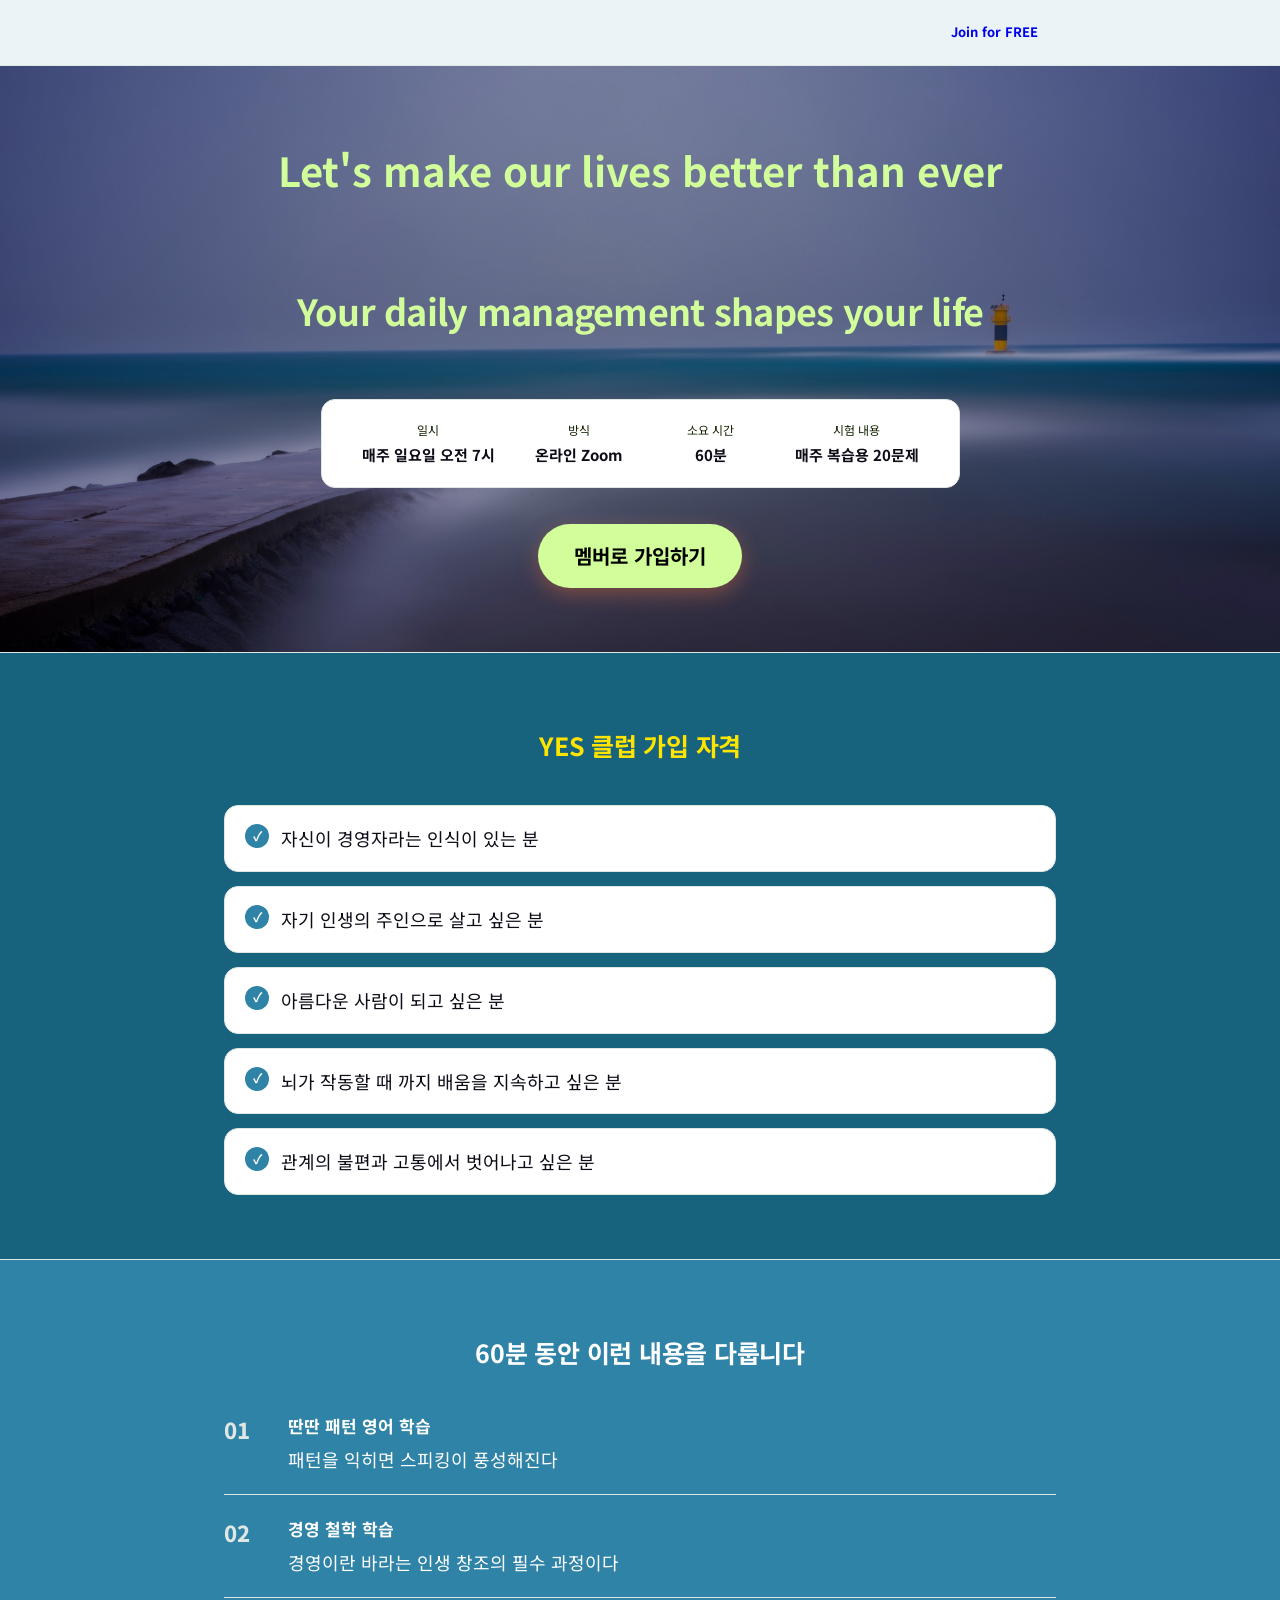
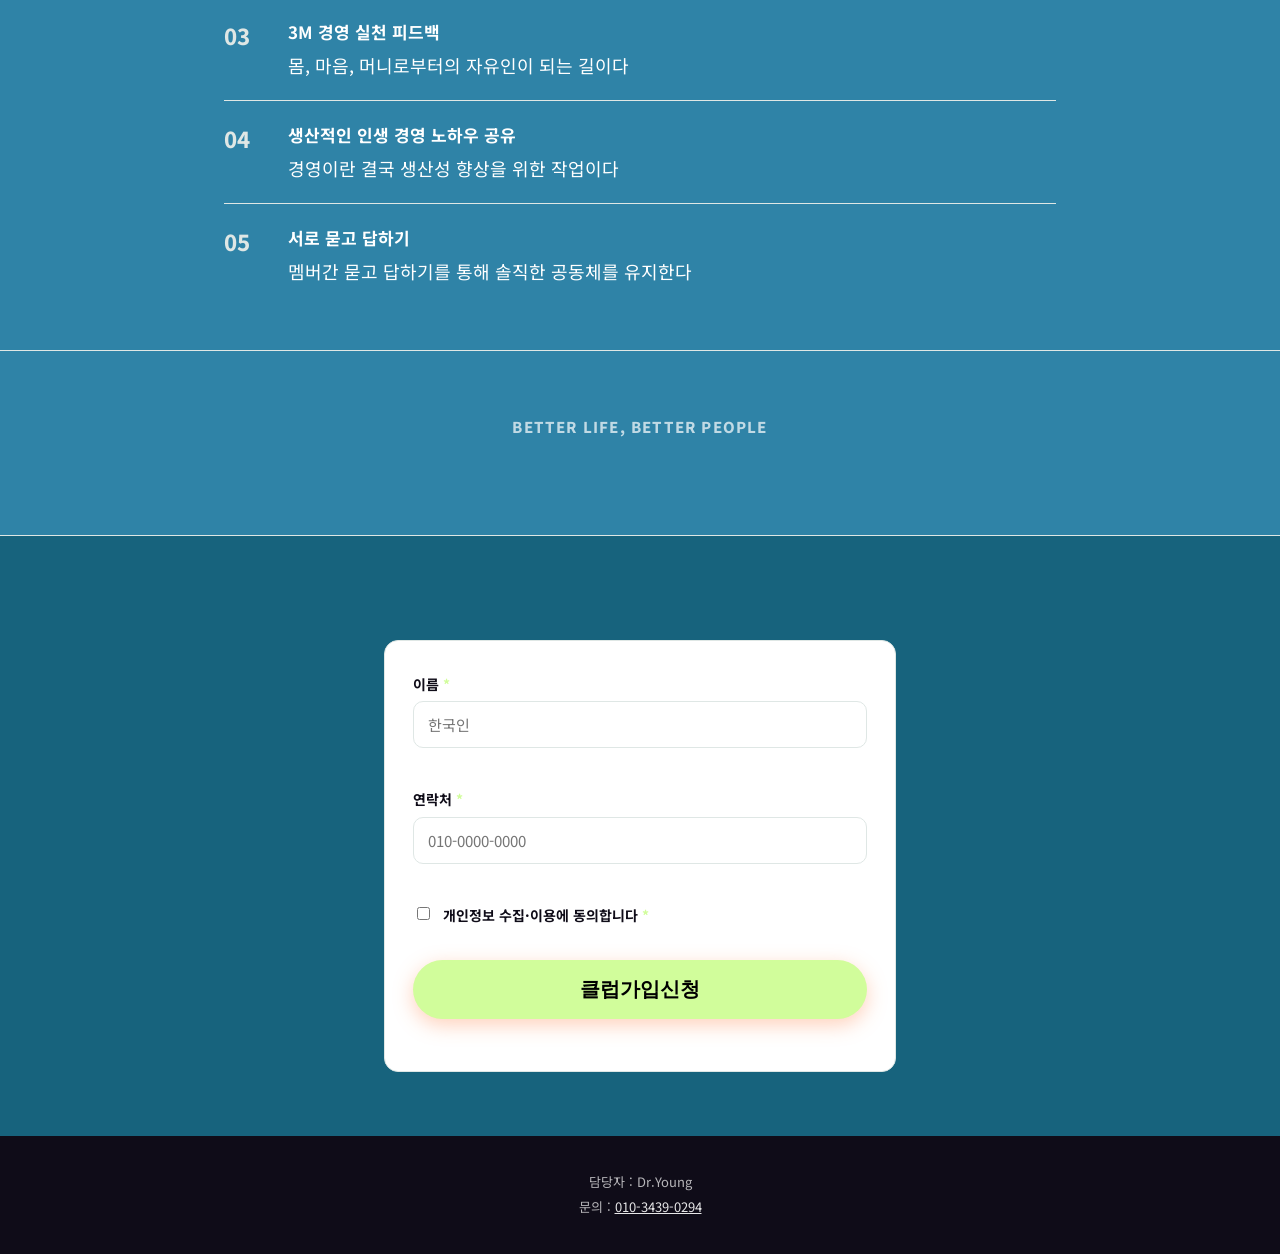
<file: index.html>
<!DOCTYPE html>
<html lang="ko">
<head>
<meta charset="UTF-8">
<meta name="viewport" content="width=device-width, initial-scale=1.0">
<title>YES CLUB 가입</title>
<meta name="description" content="YES CLUB 멤버 가입 안내">
<meta property="og:title" content="YES CLUB 가입">
<meta property="og:description" content="YES CLUB 멤버 가입 안내">
<link rel="stylesheet" href="styles.css">
</head>
<body>

<header class="topbar">
  <div class="container topbar-inner">
    <span class="logo" data-bind="site.logo">차곡차곡 AI 실전기</span>
    <a href="#apply-section" class="btn btn-small" data-bind="site.navCta">무료 신청하기</a>
  </div>
</header>

<main>

  <!-- 히어로 -->
  <section class="hero">
    <div class="container hero-inner">
      <p class="eyebrow" data-bind="hero.eyebrow">차곡차곡 AI 실전기 · 온라인 무료 설명회</p>
      <p class="tagline" data-bind="hero.tagline">A Practical AI Series for Real Business</p>
      <h1><span data-bind="hero.titleLine1">고객경험 개선을 위한</span><br><span class="highlight" data-bind="hero.titleHighlight">6주 AI 실전 과정</span></h1>
      <p class="hero-copy" data-bind="hero.copy">AI, 이제 '아는 것'을 넘어 '내 사업에 써먹는 것'으로</p>
      <p class="hero-sub" data-bind="hero.sub">원리는 사람이 배우고, 실행은 AI로 빠르게 — 진짜 결과물을 만드는 6주.</p>

      <div class="event-info">
        <div class="event-info-item">
          <span class="event-info-label">일시</span>
          <span class="event-info-value" data-bind="hero.eventDate">7월 28일 (화) 오후 8시</span>
        </div>
        <div class="event-info-item">
          <span class="event-info-label">방식</span>
          <span class="event-info-value" data-bind="hero.eventMode">온라인 Zoom</span>
        </div>
        <div class="event-info-item">
          <span class="event-info-label">소요 시간</span>
          <span class="event-info-value" data-bind="hero.eventDuration">약 60분 (Q&amp;A 포함)</span>
        </div>
        <div class="event-info-item">
          <span class="event-info-label" data-bind="hero.eventLabel4">시험 내용</span>
          <span class="event-info-value" data-bind="hero.eventValue4">매주 복습용 20문제</span>
        </div>
      </div>

      <a href="#apply-section" class="btn btn-primary btn-large" data-bind="hero.ctaText">무료 설명회 신청하기</a>
    </div>
  </section>

  <!-- Who is this for -->
  <section class="section who-section">
    <div class="container">
      <h2 class="section-title" data-bind="who.sectionTitle">Who is this for</h2>
      <p class="section-subtitle" data-bind="who.sectionSubtitle">이런 분들께 추천합니다</p>

      <ul class="check-list" id="who-list">
        <li><span class="check-icon">✓</span><span>AI를 자주 쓰지만, '내 일에 어떻게 써야 할지' 막막한 분</span></li>
        <li><span class="check-icon">✓</span><span>업무 자동화는 궁금하지만, 복잡한 자동화 툴은 부담스러운 분</span></li>
        <li><span class="check-icon">✓</span><span>배운 AI를 '실제 결과물'로 만들어 바로 써먹고 싶은 분</span></li>
        <li><span class="check-icon">✓</span><span>고객을 더 깊이 이해해, 다시 찾고 추천하게 만들고 싶은 분</span></li>
        <li><span class="check-icon">✓</span><span>광고비 없이 '고객경험'으로 차별화하고 싶은 분</span></li>
        <li><span class="check-icon">✓</span><span>신규 고객을 더 만들고 싶은데 무엇부터 손대야 할지 막막한 분</span></li>
      </ul>
    </div>
  </section>

  <!-- Agenda -->
  <section class="section agenda-section">
    <div class="container">
      <h2 class="section-title" data-bind="agenda.sectionTitle">Agenda</h2>
      <p class="section-subtitle" data-bind="agenda.sectionSubtitle">60분 동안 이런 내용을 다룹니다</p>

      <ol class="agenda-list" id="agenda-list">
        <li class="agenda-item">
          <span class="agenda-num">01</span>
          <div>
            <h3>왜 지금 'AI 경쟁력'인가?</h3>
            <p>AI를 일에 녹인 사업자와 아닌 사업자의 격차 — 왜 지금 시작해야 하는지</p>
          </div>
        </li>
        <li class="agenda-item">
          <span class="agenda-num">02</span>
          <div>
            <h3>설문으로 본 우리 200명</h3>
            <p>대부분 이미 AI를 쓰지만, 정작 '내 사업 적용'에서 막히는 이유</p>
          </div>
        </li>
        <li class="agenda-item">
          <span class="agenda-num">03</span>
          <div>
            <h3>6주 커리큘럼 어떻게 구성되는가?</h3>
            <p>고객이 알고·믿고·구매하고·다시 찾는 과정마다, AI로 만들 실전 결과물</p>
          </div>
        </li>
        <li class="agenda-item">
          <span class="agenda-num">04</span>
          <div>
            <h3>나에게 맞는 프로그램일까?</h3>
            <p>업종·규모별 적합성 — 내 사업에 바로 쓸 수 있는지 확인</p>
          </div>
        </li>
        <li class="agenda-item">
          <span class="agenda-num">05</span>
          <div>
            <h3>내 AI 수준으로 따라갈 수 있을까?</h3>
            <p>초급~중급 모두 대상. 버디·보충 영상·빈칸 템플릿으로 함께</p>
          </div>
        </li>
        <li class="agenda-item">
          <span class="agenda-num">06</span>
          <div>
            <h3>업무 자동화는 어디까지?</h3>
            <p>복붙 반자동 루틴부터 부분 자동 파이프라인까지, 현실적인 수준 안내</p>
          </div>
        </li>
        <li class="agenda-item">
          <span class="agenda-num">07</span>
          <div>
            <h3>현장 Q&amp;A</h3>
            <p>궁금한 점을 직접 질문하고 답을 듣는 시간</p>
          </div>
        </li>
      </ol>
    </div>
  </section>

  <!-- What makes it different -->
  <section class="section diff-section">
    <div class="container diff-inner">
      <h2 class="section-title" data-bind="diff.sectionTitle">What makes it different</h2>
      <p class="diff-copy" data-bind="diff.copy">'AI 버튼 누르는 법'을 알려주는 수업이 아닙니다. 고객이 다시 찾고, 매출로 이어지게 만드는 방법을 배우고, 그걸 AI로 빠르게 실행합니다.</p>
      <p class="diff-highlight" data-bind="diff.highlight">원리는 사람이 배우고, 실행은 AI로 빠르게.</p>
    </div>
  </section>

  <!-- 신청 섹션 -->
  <section class="section apply-section" id="apply-section">
    <div class="container apply-inner">
      <h2 class="section-title" data-bind="apply.sectionTitle">지금 신청하세요</h2>
      <p class="section-subtitle" data-bind="apply.sectionSubtitle">선착순 사전 신청 · 참가비 무료</p>

      <form id="apply-form" class="apply-form" novalidate>

        <div class="form-group">
          <label for="name">이름 <span class="required">*</span></label>
          <input type="text" id="name" name="name" required placeholder="한국인">
          <span class="error-msg" data-error-for="name"></span>
        </div>

        <div class="form-group">
          <label for="phone">연락처 <span class="required">*</span></label>
          <input type="tel" id="phone" name="phone" required placeholder="010-0000-0000">
          <span class="error-msg" data-error-for="phone"></span>
        </div>

        <div class="form-group form-group-checkbox">
          <label class="checkbox-label">
            <input type="checkbox" id="privacy" name="privacy" required>
            <span>개인정보 수집·이용에 동의합니다 <span class="required">*</span></span>
          </label>
          <span class="error-msg" data-error-for="privacy"></span>
        </div>

        <button type="submit" class="btn btn-primary btn-large btn-full" data-bind="apply.submitText">무료 설명회 신청 완료하기</button>
        <p class="form-note" data-bind="apply.note">신청 내용은 담당자 이메일로 안전하게 전달됩니다.</p>
      </form>

      <div id="success-message" class="success-message" hidden>
        <p class="success-icon">✓</p>
        <h3>신청이 완료되었습니다</h3>
        <p>입력하신 연락처로 곧 안내드리겠습니다. 감사합니다!</p>
      </div>
    </div>
  </section>

</main>

<footer class="footer">
  <div class="container footer-inner">
    <p class="footer-title" data-bind="footer.title">차곡차곡 AI 실전기</p>
    <p>담당자 : <span data-bind="footer.manager">위대한 경영자 허소미</span></p>
    <p>문의 : <a href="tel:010-5502-7553" id="footer-phone-link" data-bind="footer.phone">010-5502-7553</a></p>
  </div>
</footer>

<script src="content-loader.js"></script>
<script src="script.js"></script>
</body>
</html>
</file>
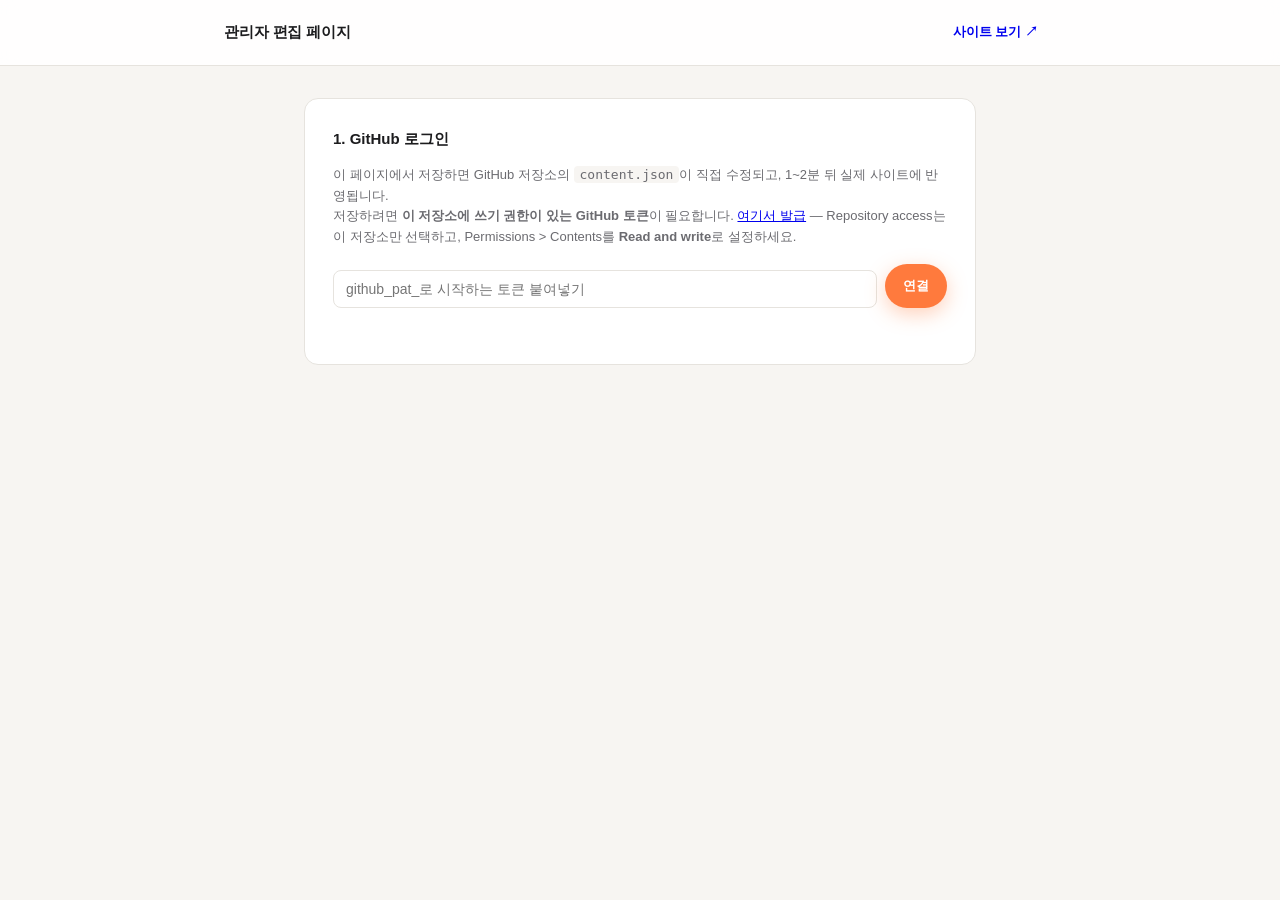
<file: admin.html>
<!DOCTYPE html>
<html lang="ko">
<head>
<meta charset="UTF-8">
<meta name="viewport" content="width=device-width, initial-scale=1.0">
<title>관리자 편집 · 차곡차곡 AI 실전기</title>
<meta name="robots" content="noindex, nofollow">
<link rel="stylesheet" href="styles.css">
<link rel="stylesheet" href="admin.css">
</head>
<body class="admin-body">

<header class="topbar">
  <div class="container topbar-inner">
    <span class="logo">관리자 편집 페이지</span>
    <a href="index.html" class="btn btn-small" target="_blank" rel="noopener">사이트 보기 ↗</a>
  </div>
</header>

<main class="container admin-main">

  <section class="admin-card">
    <h2>1. GitHub 로그인</h2>
    <p class="admin-help">
      이 페이지에서 저장하면 GitHub 저장소의 <code>content.json</code>이 직접 수정되고, 1~2분 뒤 실제 사이트에 반영됩니다.<br>
      저장하려면 <strong>이 저장소에 쓰기 권한이 있는 GitHub 토큰</strong>이 필요합니다.
      <a href="https://github.com/settings/personal-access-tokens/new" target="_blank" rel="noopener">여기서 발급</a>
      — Repository access는 이 저장소만 선택하고, Permissions &gt; Contents를 <strong>Read and write</strong>로 설정하세요.
    </p>
    <div class="admin-row">
      <input type="password" id="gh-token" placeholder="github_pat_로 시작하는 토큰 붙여넣기">
      <button id="btn-connect" class="btn btn-primary btn-small">연결</button>
      <button id="btn-disconnect" class="btn btn-small" hidden>로그아웃</button>
    </div>
    <p id="auth-status" class="admin-status"></p>
  </section>

  <section class="admin-card" id="editor-section" hidden>
    <h2>2. 폰트</h2>
    <div class="admin-row">
      <select id="font-select"></select>
    </div>

    <h2>3. 색상 팔레트</h2>
    <div class="color-grid">
      <label class="color-field">포인트 색상 (버튼 배경·강조 문구·제목 강조)<span class="color-input-wrap"><input type="color" data-path="colors.primary"><output></output></span></label>
      <label class="color-field">포인트 색상 (진하게, hover)<span class="color-input-wrap"><input type="color" data-path="colors.primaryDark"><output></output></span></label>
      <label class="color-field">보조 강조색 (체크아이콘 등)<span class="color-input-wrap"><input type="color" data-path="colors.accent"><output></output></span></label>
      <label class="color-field">기본 배경색 (페이지 전체)<span class="color-input-wrap"><input type="color" data-path="colors.bg"><output></output></span></label>
      <label class="color-field">섹션 배경색 (교차 섹션)<span class="color-input-wrap"><input type="color" data-path="colors.bgAlt"><output></output></span></label>
      <label class="color-field">기본 글자색<span class="color-input-wrap"><input type="color" data-path="colors.text"><output></output></span></label>
      <label class="color-field">흐린 글자색<span class="color-input-wrap"><input type="color" data-path="colors.textMuted"><output></output></span></label>
      <label class="color-field">테두리 색상<span class="color-input-wrap"><input type="color" data-path="colors.border"><output></output></span></label>
      <label class="color-field">버튼 글자색<span class="color-input-wrap"><input type="color" data-path="colors.buttonText"><output></output></span></label>
      <label class="color-field">카드 배경색 (일정 박스·체크리스트·신청폼)<span class="color-input-wrap"><input type="color" data-path="colors.cardBg"><output></output></span></label>
    </div>

    <h2>4. 글자 크기</h2>
    <p class="admin-help">각 항목의 글자 크기를 px 단위로 직접 조절할 수 있습니다.</p>
    <div class="color-grid">
      <label class="color-field">강조 문구 (eyebrow)<span class="size-input-wrap"><input type="number" min="8" max="80" data-path="sizes.eyebrow"><span class="size-unit">px</span></span></label>
      <label class="color-field">메인 제목<span class="size-input-wrap"><input type="number" min="8" max="80" data-path="sizes.heroTitle"><span class="size-unit">px</span></span></label>
      <label class="color-field">핵심 카피<span class="size-input-wrap"><input type="number" min="8" max="80" data-path="sizes.heroCopy"><span class="size-unit">px</span></span></label>
      <label class="color-field">보조 설명<span class="size-input-wrap"><input type="number" min="8" max="80" data-path="sizes.heroSub"><span class="size-unit">px</span></span></label>
      <label class="color-field">일정 정보 글자 (일시·방식·소요시간)<span class="size-input-wrap"><input type="number" min="8" max="80" data-path="sizes.eventInfo"><span class="size-unit">px</span></span></label>
      <label class="color-field">섹션 라벨 (작은 소제목)<span class="size-input-wrap"><input type="number" min="8" max="80" data-path="sizes.sectionTitle"><span class="size-unit">px</span></span></label>
      <label class="color-field">섹션 제목 (큰 소제목)<span class="size-input-wrap"><input type="number" min="8" max="80" data-path="sizes.sectionHeading"><span class="size-unit">px</span></span></label>
      <label class="color-field">본문 글자<span class="size-input-wrap"><input type="number" min="8" max="80" data-path="sizes.body"><span class="size-unit">px</span></span></label>
      <label class="color-field">버튼 글자<span class="size-input-wrap"><input type="number" min="8" max="80" data-path="sizes.button"><span class="size-unit">px</span></span></label>
    </div>

    <h2>5. 사이트 공통</h2>
    <label>브라우저 탭 제목<input type="text" data-path="site.pageTitle"></label>
    <label>상단 로고 텍스트<input type="text" data-path="site.logo"></label>
    <label>상단 버튼 텍스트<input type="text" data-path="site.navCta"></label>
    <label>배경 이미지 파일명 (비워두면 배경 사진 없음)<input type="text" data-path="site.backgroundImage" placeholder="예: bg-hero.jpg"></label>

    <h2>6. 히어로 영역</h2>
    <label>강조 문구 (eyebrow)<input type="text" data-path="hero.eyebrow"></label>
    <label>영문 태그라인<input type="text" data-path="hero.tagline"></label>
    <label>제목 첫 줄<input type="text" data-path="hero.titleLine1"></label>
    <label>제목 강조 줄 (색상 강조)<input type="text" data-path="hero.titleHighlight"></label>
    <label>핵심 카피<input type="text" data-path="hero.copy"></label>
    <label>보조 설명<input type="text" data-path="hero.sub"></label>
    <label>일시<input type="text" data-path="hero.eventDate"></label>
    <label>방식<input type="text" data-path="hero.eventMode"></label>
    <label>소요 시간<input type="text" data-path="hero.eventDuration"></label>
    <label>네 번째 항목 라벨<input type="text" data-path="hero.eventLabel4"></label>
    <label>네 번째 항목 내용<input type="text" data-path="hero.eventValue4"></label>
    <label>신청 버튼 텍스트<input type="text" data-path="hero.ctaText"></label>

    <h2>7. Who is this for</h2>
    <label>섹션 제목<input type="text" data-path="who.sectionTitle"></label>
    <label>섹션 부제<input type="text" data-path="who.sectionSubtitle"></label>
    <div class="list-editor" id="who-editor"></div>
    <button type="button" class="btn btn-small admin-add-btn" data-add="who">+ 항목 추가</button>

    <h2>8. Agenda</h2>
    <label>섹션 제목<input type="text" data-path="agenda.sectionTitle"></label>
    <label>섹션 부제<input type="text" data-path="agenda.sectionSubtitle"></label>
    <div class="list-editor" id="agenda-editor"></div>
    <button type="button" class="btn btn-small admin-add-btn" data-add="agenda">+ 항목 추가</button>

    <h2>9. What makes it different</h2>
    <label>섹션 제목<input type="text" data-path="diff.sectionTitle"></label>
    <label>본문<textarea rows="3" data-path="diff.copy"></textarea></label>
    <label>강조 문구<input type="text" data-path="diff.highlight"></label>

    <h2>10. 신청 섹션</h2>
    <label>섹션 제목<input type="text" data-path="apply.sectionTitle"></label>
    <label>섹션 부제<input type="text" data-path="apply.sectionSubtitle"></label>
    <label>제출 버튼 텍스트<input type="text" data-path="apply.submitText"></label>
    <label>하단 안내문<input type="text" data-path="apply.note"></label>

    <h2>11. 푸터</h2>
    <label>제목<input type="text" data-path="footer.title"></label>
    <label>담당자명<input type="text" data-path="footer.manager"></label>
    <label>연락처<input type="text" data-path="footer.phone"></label>

    <div class="admin-save-bar">
      <button id="btn-reload" class="btn btn-small">저장된 내용 다시 불러오기</button>
      <button id="btn-save" class="btn btn-primary btn-large">GitHub에 저장하기</button>
    </div>
    <p id="save-status" class="admin-status"></p>
  </section>

</main>

<script src="content-loader.js"></script>
<script src="admin.js"></script>
</body>
</html>
</file>
<file: styles.css>
/* ============================================
   수정 가이드
   - 색상: 아래 :root 변수만 바꾸면 전체 색상 변경
   - 폰트: --font-sans 값만 바꾸면 전체 폰트 변경
   - 텍스트 내용: index.html에서 직접 수정
   ============================================ */

:root {
  --color-bg: #ffffff;
  --color-bg-alt: #f7f5f2;
  --color-text: #1c1c1e;
  --color-text-muted: #6b6b70;
  --color-primary: #ff7a3d;
  --color-primary-dark: #e6631f;
  --color-accent: #2f5d50;
  --color-border: #e6e3de;
  --color-white: #ffffff;
  --color-button-text: #ffffff;
  --color-card-bg: #ffffff;
  --font-sans: -apple-system, BlinkMacSystemFont, "Pretendard", "Noto Sans KR", "Malgun Gothic", sans-serif;
  --radius: 14px;
  --max-width: 880px;
  --size-eyebrow: 14px;
  --size-hero-title: 36px;
  --size-hero-copy: 19px;
  --size-hero-sub: 15px;
  --size-section-title: 13px;
  --size-section-heading: 24px;
  --size-body: 15px;
  --size-button: 16px;
  --size-event-info: 14px;
}

* { box-sizing: border-box; }

[hidden] { display: none !important; }

html { scroll-behavior: smooth; }

body {
  margin: 0;
  font-family: var(--font-sans);
  color: var(--color-text);
  background: var(--color-bg);
  line-height: 1.6;
  -webkit-font-smoothing: antialiased;
}

/* 배경 사진은 히어로 영역에만 적용한다.
   body 전체에 적용하면 페이지 전체 높이만큼 이미지를 늘려야 해서
   매우 무거워지고 스크롤이 버벅인다. */
.hero.has-bg-image {
  background-image: linear-gradient(rgba(0, 0, 0, 0.35), rgba(0, 0, 0, 0.35)), var(--bg-image);
  background-size: cover;
  background-position: center;
  background-repeat: no-repeat;
}

.container {
  max-width: var(--max-width);
  margin: 0 auto;
  padding: 0 24px;
}

/* Topbar */
.topbar {
  position: sticky;
  top: 0;
  z-index: 100;
  background: rgba(255, 255, 255, 0.9);
  backdrop-filter: blur(8px);
  border-bottom: 1px solid var(--color-border);
}

.topbar-inner {
  display: flex;
  align-items: center;
  justify-content: space-between;
  padding-top: 14px;
  padding-bottom: 14px;
}

.logo {
  font-weight: 700;
  font-size: 15px;
  letter-spacing: -0.01em;
}

/* Buttons */
.btn {
  display: inline-block;
  border: none;
  border-radius: 999px;
  font-weight: 700;
  text-decoration: none;
  cursor: pointer;
  text-align: center;
  transition: transform 0.15s ease, box-shadow 0.15s ease, background 0.15s ease;
}

.btn-primary {
  background: var(--color-primary);
  color: var(--color-button-text);
  box-shadow: 0 6px 20px rgba(255, 122, 61, 0.35);
}

.btn-primary:hover {
  background: var(--color-primary-dark);
  transform: translateY(-1px);
}

.btn-small {
  padding: 8px 18px;
  font-size: 13px;
}

.btn-large {
  padding: 16px 36px;
  font-size: var(--size-button);
}

.btn-full {
  display: block;
  width: 100%;
}

/* Hero */
.hero {
  background: linear-gradient(180deg, var(--color-bg-alt) 0%, var(--color-bg) 100%);
  padding: 72px 0 64px;
  text-align: center;
}

.hero-inner {
  display: flex;
  flex-direction: column;
  align-items: center;
}

.eyebrow {
  font-size: var(--size-eyebrow);
  font-weight: 700;
  color: var(--color-primary);
  margin: 0 0 8px;
}

.tagline {
  font-size: 13px;
  color: var(--color-text-muted);
  letter-spacing: 0.02em;
  margin: 0 0 28px;
}

.hero h1 {
  font-size: var(--size-hero-title);
  line-height: 1.35;
  margin: 0 0 20px;
  letter-spacing: -0.02em;
}

.hero h1 .highlight {
  color: var(--color-primary);
}

.hero-copy {
  font-size: var(--size-hero-copy);
  margin: 0 0 8px;
}

.hero-sub {
  font-size: var(--size-hero-sub);
  color: var(--color-text-muted);
  margin: 0 0 36px;
}

.event-info {
  display: flex;
  flex-wrap: wrap;
  justify-content: center;
  gap: 12px;
  background: var(--color-card-bg);
  border: 1px solid var(--color-border);
  border-radius: var(--radius);
  padding: 20px 28px;
  margin-bottom: 36px;
}

.event-info-item {
  display: flex;
  flex-direction: column;
  align-items: center;
  min-width: 120px;
  padding: 0 12px;
}

.event-info-label {
  font-size: 12px;
  color: var(--color-text-muted);
  margin-bottom: 4px;
}

.event-info-value {
  font-size: var(--size-event-info);
  font-weight: 700;
}

/* Sections */
.section {
  padding: 64px 0;
  border-top: 1px solid var(--color-border);
}

.section-title {
  font-size: var(--size-section-title);
  font-weight: 800;
  letter-spacing: 0.08em;
  text-transform: uppercase;
  color: var(--color-primary);
  margin: 0 0 8px;
  text-align: center;
}

.section-subtitle {
  font-size: var(--size-section-heading);
  font-weight: 700;
  text-align: center;
  margin: 0 0 40px;
  letter-spacing: -0.01em;
}

/* Who is this for */
.who-section {
  background: var(--color-bg-alt);
}

.who-section .section-subtitle {
  color: #ffe400;
}

.check-list {
  list-style: none;
  margin: 0;
  padding: 0;
  display: grid;
  gap: 14px;
}

.check-list li {
  display: flex;
  align-items: flex-start;
  gap: 12px;
  background: var(--color-card-bg);
  border: 1px solid var(--color-border);
  border-radius: var(--radius);
  padding: 18px 20px;
  font-size: var(--size-body);
}

.check-icon {
  flex: none;
  width: 24px;
  height: 24px;
  border-radius: 50%;
  background: var(--color-accent);
  color: var(--color-white);
  font-size: 13px;
  font-weight: 700;
  display: flex;
  align-items: center;
  justify-content: center;
}

/* Agenda */
.agenda-list {
  list-style: none;
  margin: 0;
  padding: 0;
  display: grid;
  gap: 20px;
}

.agenda-item {
  display: flex;
  gap: 20px;
  align-items: flex-start;
  padding-bottom: 20px;
  border-bottom: 1px solid var(--color-border);
}

.agenda-item:last-child {
  border-bottom: none;
  padding-bottom: 0;
}

.agenda-num {
  flex: none;
  font-size: 22px;
  font-weight: 800;
  color: var(--color-border);
  font-variant-numeric: tabular-nums;
  min-width: 44px;
}

.agenda-item h3 {
  margin: 0 0 6px;
  font-size: 17px;
  color: #ffffff;
}

.agenda-item p {
  margin: 0;
  color: #ffffff;
  font-size: var(--size-body);
}

/* agenda-section은 카드 없이 페이지 배경 위에 바로 놓이므로
   제목도 함께 흰색으로 맞춘다. */
.agenda-section .section-subtitle {
  color: #ffffff;
}

/* Diff section */
.diff-section {
  background: var(--color-accent);
  color: var(--color-white);
  text-align: center;
}

.diff-section .section-title {
  color: rgba(255, 255, 255, 0.7);
}

.diff-inner {
  max-width: 640px;
}

.diff-copy {
  font-size: var(--size-body);
  line-height: 1.7;
  margin: 0 0 32px;
}

.diff-highlight {
  font-size: clamp(18px, 3vw, 22px);
  font-weight: 700;
  margin: 0;
}

.diff-highlight .accent {
  color: var(--color-primary);
}

/* Apply section */
.apply-section {
  background: var(--color-bg-alt);
}

.apply-inner {
  max-width: 560px;
}

.apply-form {
  background: var(--color-card-bg);
  border: 1px solid var(--color-border);
  border-radius: var(--radius);
  padding: 32px 28px;
  display: grid;
  gap: 20px;
}

.form-group {
  display: grid;
  gap: 6px;
}

.form-group label {
  font-size: 14px;
  font-weight: 700;
}

.required {
  color: var(--color-primary);
}

.form-group input[type="text"],
.form-group input[type="tel"],
.form-group input[type="email"],
.form-group select,
.form-group textarea {
  width: 100%;
  padding: 12px 14px;
  border: 1px solid var(--color-border);
  border-radius: 10px;
  font-size: 15px;
  font-family: inherit;
  color: var(--color-text);
  background: var(--color-card-bg);
}

.form-group input:focus,
.form-group select:focus,
.form-group textarea:focus {
  outline: none;
  border-color: var(--color-primary);
  box-shadow: 0 0 0 3px rgba(255, 122, 61, 0.15);
}

.form-group textarea {
  resize: vertical;
}

.form-group.invalid input,
.form-group.invalid select {
  border-color: #e0453c;
}

.error-msg {
  font-size: 12px;
  color: #e0453c;
  min-height: 14px;
  display: block;
}

.form-group-checkbox {
  display: block;
}

.checkbox-label {
  display: flex;
  align-items: flex-start;
  gap: 10px;
  font-size: 14px;
  font-weight: 400;
  cursor: pointer;
}

.checkbox-label input {
  margin-top: 3px;
}

.form-note {
  text-align: center;
  font-size: 12px;
  color: var(--color-text-muted);
  margin: 0;
}

.success-message {
  text-align: center;
  background: var(--color-card-bg);
  border: 1px solid var(--color-border);
  border-radius: var(--radius);
  padding: 48px 28px;
}

.success-icon {
  width: 48px;
  height: 48px;
  line-height: 48px;
  border-radius: 50%;
  background: var(--color-accent);
  color: var(--color-white);
  font-size: 22px;
  margin: 0 auto 16px;
}

.success-message h3 {
  margin: 0 0 8px;
  font-size: 20px;
}

.success-message p:last-child {
  color: var(--color-text-muted);
  margin: 0;
}

/* Footer */
.footer {
  background: var(--color-text);
  color: rgba(255, 255, 255, 0.7);
  padding: 32px 0;
  text-align: center;
  font-size: 13px;
}

.footer-title {
  color: var(--color-white);
  font-weight: 700;
  margin: 0 0 8px;
}

.footer p {
  margin: 4px 0;
}

.footer a {
  color: rgba(255, 255, 255, 0.9);
}

@media (max-width: 600px) {
  .event-info {
    flex-direction: column;
    gap: 16px;
  }
  .apply-form {
    padding: 24px 20px;
  }
}
</file>
<file: admin.css>
.admin-body {
  background: var(--color-bg-alt);
}

.admin-main {
  max-width: 720px;
  padding-top: 32px;
  padding-bottom: 80px;
}

.admin-card {
  background: var(--color-white);
  border: 1px solid var(--color-border);
  border-radius: var(--radius);
  padding: 28px;
  margin-bottom: 24px;
}

.admin-card h2 {
  font-size: 15px;
  margin: 28px 0 14px;
  padding-top: 18px;
  border-top: 1px solid var(--color-border);
}

.admin-card h2:first-child {
  margin-top: 0;
  padding-top: 0;
  border-top: none;
}

.admin-help {
  font-size: 13px;
  color: var(--color-text-muted);
  line-height: 1.6;
  margin: 0 0 16px;
}

.admin-help code {
  background: var(--color-bg-alt);
  padding: 1px 6px;
  border-radius: 4px;
}

.admin-row {
  display: flex;
  gap: 8px;
}

.admin-row input,
.admin-row select {
  flex: 1;
}

.admin-card label {
  display: block;
  font-size: 13px;
  font-weight: 700;
  margin-bottom: 14px;
}

.admin-card input[type="text"],
.admin-card input[type="password"],
.admin-card select,
.admin-card textarea {
  display: block;
  width: 100%;
  margin-top: 6px;
  padding: 10px 12px;
  border: 1px solid var(--color-border);
  border-radius: 8px;
  font-size: 14px;
  font-family: inherit;
}

.admin-status {
  font-size: 13px;
  margin: 10px 0 0;
  min-height: 18px;
}

.admin-status.ok { color: var(--color-accent); }
.admin-status.error { color: #e0453c; }

.list-editor {
  display: grid;
  gap: 10px;
  margin-bottom: 12px;
}

.list-row {
  display: flex;
  gap: 8px;
  align-items: flex-start;
  background: var(--color-bg-alt);
  border-radius: 8px;
  padding: 10px;
}

.list-row-fields {
  flex: 1;
  display: grid;
  gap: 6px;
}

.list-row-fields input {
  width: 100%;
  padding: 8px 10px;
  border: 1px solid var(--color-border);
  border-radius: 6px;
  font-size: 13px;
  font-family: inherit;
}

.list-row-remove {
  flex: none;
  border: none;
  background: none;
  color: #e0453c;
  font-size: 13px;
  cursor: pointer;
  padding: 8px 4px;
}

.admin-add-btn {
  margin-bottom: 8px;
}

.color-grid {
  display: grid;
  grid-template-columns: repeat(auto-fit, minmax(220px, 1fr));
  gap: 16px;
  margin-bottom: 8px;
}

.color-field {
  margin-bottom: 0;
}

.color-input-wrap {
  display: flex;
  align-items: center;
  gap: 10px;
  margin-top: 6px;
}

.color-input-wrap input[type="color"] {
  width: 44px;
  height: 36px;
  padding: 2px;
  border: 1px solid var(--color-border);
  border-radius: 8px;
  cursor: pointer;
  margin-top: 0;
}

.color-input-wrap output {
  font-size: 13px;
  font-family: ui-monospace, monospace;
  color: var(--color-text-muted);
}

.admin-save-bar {
  display: flex;
  gap: 10px;
  align-items: center;
  margin-top: 32px;
  padding-top: 24px;
  border-top: 1px solid var(--color-border);
}
</file>
